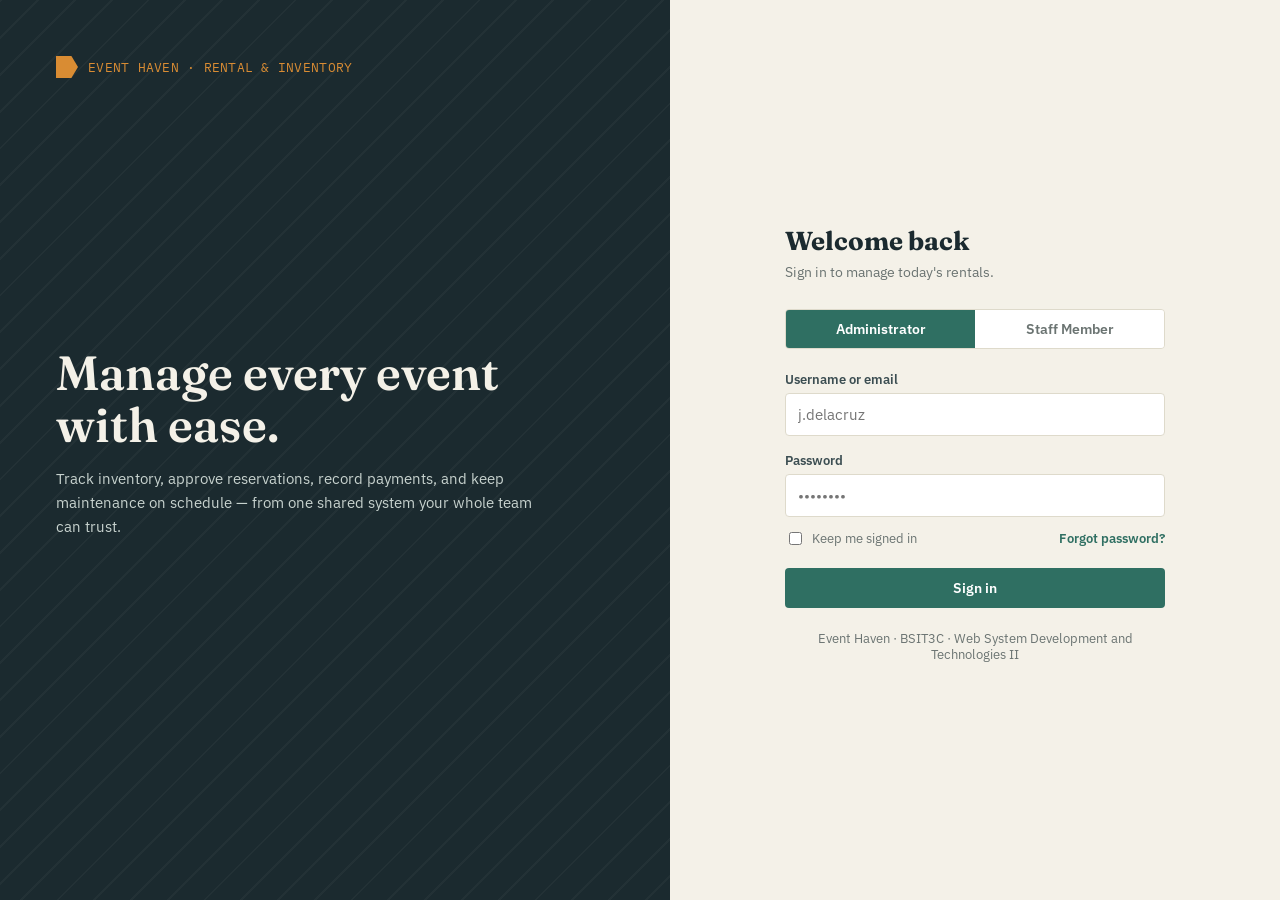
<file: Event-haven/pages/index.html>
<!DOCTYPE html>
<html lang="en">

<head>
    <meta charset="UTF-8">
    <meta name="viewport" content="width=device-width, initial-scale=1">

    <title>Event Haven — Sign In</title>

    <!-- Event Haven Stylesheet -->
    <link rel="stylesheet" href="../css/style.css">
</head>

<body>

    <div class="auth-screen">

        <!-- =========================================
             LEFT SIDE - BRANDING
        ========================================== -->
        <section class="auth-brand floor-pattern">

            <!-- Event Haven Logo / Brand -->
            <div class="auth-mark">
                <span class="tag"></span>
                EVENT HAVEN · RENTAL &amp; INVENTORY
            </div>


            <!-- Main Headline -->
            <div class="auth-headline">

                <h1>
                    Manage every event with ease.
                </h1>

                <p>
                    Track inventory, approve reservations, record payments,
                    and keep maintenance on schedule — from one shared system
                    your whole team can trust.
                </p>

            </div>

        </section>


        <!-- =========================================
             RIGHT SIDE - LOGIN
        ========================================== -->
        <section class="auth-panel">

            <div class="auth-card">

                <!-- Welcome -->
                <h2>
                    Welcome back
                </h2>

                <p class="sub">
                    Sign in to manage today's rentals.
                </p>


                <!-- =====================================
                     USER ROLE
                ====================================== -->
                <div
                    class="role-switch"
                    role="tablist"
                    aria-label="Sign in as">

                    <button
                        type="button"
                        class="active"
                        data-role="Administrator"
                        role="tab"
                        aria-selected="true">

                        Administrator

                    </button>

                    <button
                        type="button"
                        data-role="Staff"
                        role="tab"
                        aria-selected="false">

                        Staff Member

                    </button>

                </div>


                <!-- =====================================
                     LOGIN FORM
                ====================================== -->
                <form id="loginForm" novalidate>

                    <!-- Username -->
                    <div class="field">

                        <label for="username">
                            Username or email
                        </label>

                        <input
                            id="username"
                            name="username"
                            type="text"
                            placeholder="j.delacruz"
                            autocomplete="username"
                            required>

                    </div>


                    <!-- Password -->
                    <div class="field">

                        <label for="password">
                            Password
                        </label>

                        <input
                            id="password"
                            name="password"
                            type="password"
                            placeholder="••••••••"
                            autocomplete="current-password"
                            required>

                    </div>


                    <!-- Login Error -->
                    <p
                        class="form-note"
                        id="loginError">

                        Enter a username and password to continue.

                    </p>


                    <!-- Remember / Forgot Password -->
                    <div class="field-row">

                        <label
                            style="
                                display: flex;
                                align-items: center;
                                gap: 7px;
                                font-size: 13px;
                                color: var(--muted);
                            ">

                            <input
                                type="checkbox"
                                style="width: auto;">

                            Keep me signed in

                        </label>


                        <a
                            href="#"
                            style="
                                color: var(--brand);
                                font-weight: 600;
                                text-decoration: none;
                            ">

                            Forgot password?

                        </a>

                    </div>


                    <!-- Sign In -->
                    <button
                        type="submit"
                        class="btn btn-primary">

                        Sign in

                    </button>

                </form>


                <!-- =====================================
                     FOOTER
                ====================================== -->
                <p class="auth-foot">
                    Event Haven · BSIT3C · Web System Development
                    and Technologies II
                </p>

            </div>

        </section>

    </div>


    <!-- =========================================
         JAVASCRIPT
    ========================================== -->
    <script src="../js/app.js"></script>


    <script>

        /* =========================================
           DEFAULT ROLE
        ========================================== */

        let selectedRole = 'Administrator';


        /* =========================================
           ROLE SWITCH
        ========================================== */

        document
            .querySelectorAll('.role-switch button')
            .forEach(function (button) {

                button.addEventListener('click', function () {

                    /*
                     * Remove active state
                     * from both buttons
                     */
                    document
                        .querySelectorAll('.role-switch button')
                        .forEach(function (item) {

                            item.classList.remove('active');

                            item.setAttribute(
                                'aria-selected',
                                'false'
                            );

                        });


                    /*
                     * Activate clicked button
                     */
                    button.classList.add('active');

                    button.setAttribute(
                        'aria-selected',
                        'true'
                    );


                    /*
                     * Save selected role
                     */
                    selectedRole = button.dataset.role;

                });

            });


        /* =========================================
           LOGIN FORM
        ========================================== */

        document
            .getElementById('loginForm')
            .addEventListener('submit', function (event) {

                /*
                 * Prevent normal form submission
                 */
                event.preventDefault();


                /*
                 * Get username
                 */
                const username =
                    document
                        .getElementById('username')
                        .value
                        .trim();


                /*
                 * Get password
                 */
                const password =
                    document
                        .getElementById('password')
                        .value
                        .trim();


                /*
                 * Get error message
                 */
                const errorNote =
                    document.getElementById('loginError');


                /*
                 * Check if fields are empty
                 */
                if (!username || !password) {

                    errorNote.classList.add('show');

                    return;
                }


                /*
                 * Hide error
                 */
                errorNote.classList.remove('show');


                /*
                 * Convert username to display name
                 */
                const displayName =
                    username
                        .replace(/[._]/g, ' ')
                        .replace(/\b\w/g, function (character) {
                            return character.toUpperCase();
                        });


                /*
                 * Save session
                 */
                if (
                    typeof EH !== 'undefined' &&
                    EH.store &&
                    typeof EH.store.setSession === 'function'
                ) {

                    EH.store.setSession({

                        name: displayName || 'Team Member',

                        role: selectedRole

                    });

                }


                /*
                 * Go to dashboard
                 */
                window.location.href = 'dashboard.html';

            });

    </script>

</body>

</html>
</file>
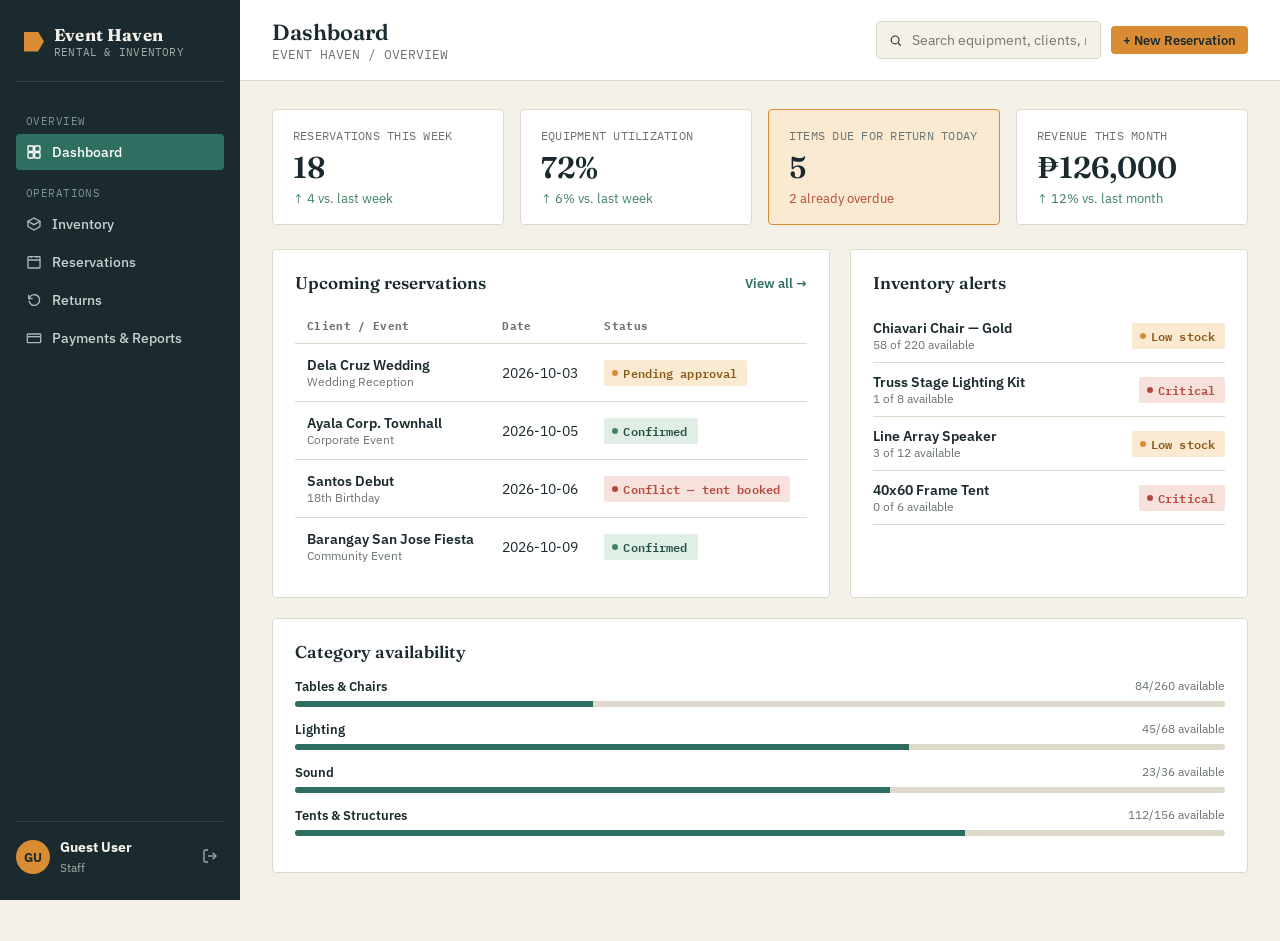
<file: Event-haven/pages/dashboard.html>
<!DOCTYPE html>
<html lang="en">
<head>
<meta charset="UTF-8">
<meta name="viewport" content="width=device-width, initial-scale=1">
<title>Dashboard — Event Haven</title>
<link rel="stylesheet" href="../css/style.css">
</head>
<body>
<div class="app">

  <aside class="sidebar">
    <div class="sidebar-brand">
      <span class="tag"></span>
      <div><strong>Event Haven</strong><span>RENTAL &amp; INVENTORY</span></div>
    </div>

    <nav>
      <div class="nav-group-label">OVERVIEW</div>
      <a class="nav-link active" href="dashboard.html">
        <svg width="16" height="16" viewbox="0 0 24 24" fill="none" stroke="currentColor" stroke-width="2"><rect x="3" y="3" width="8" height="8" rx="1"/><rect x="13" y="3" width="8" height="8" rx="1"/><rect x="3" y="13" width="8" height="8" rx="1"/><rect x="13" y="13" width="8" height="8" rx="1"/></svg>
        Dashboard
      </a>

      <div class="nav-group-label">OPERATIONS</div>
      <a class="nav-link" href="inventory.html">
        <svg width="16" height="16" viewbox="0 0 24 24" fill="none" stroke="currentColor" stroke-width="2"><path d="M21 8l-9-5-9 5 9 5 9-5z"/><path d="M3 8v8l9 5 9-5V8"/></svg>
        Inventory
      </a>
      <a class="nav-link" href="reservations.html">
        <svg width="16" height="16" viewbox="0 0 24 24" fill="none" stroke="currentColor" stroke-width="2"><rect x="3" y="4" width="18" height="17" rx="1"/><path d="M3 9h18M8 3v3M16 3v3"/></svg>
        Reservations
      </a>
      <a class="nav-link" href="returns.html">
        <svg width="16" height="16" viewbox="0 0 24 24" fill="none" stroke="currentColor" stroke-width="2"><path d="M4 4v6h6"/><path d="M4.5 13a8 8 0 1 0 2.3-6.6L4 10"/></svg>
        Returns
      </a>
      <a class="nav-link" href="payments.html">
        <svg width="16" height="16" viewbox="0 0 24 24" fill="none" stroke="currentColor" stroke-width="2"><rect x="2" y="6" width="20" height="13" rx="1"/><path d="M2 10h20"/></svg>
        Payments &amp; Reports
      </a>

      <div class="nav-group-label" data-admin-only>ADMINISTRATION</div>
      <a class="nav-link" href="staff.html" data-admin-only>
        <svg width="16" height="16" viewbox="0 0 24 24" fill="none" stroke="currentColor" stroke-width="2"><circle cx="9" cy="8" r="3.2"/><path d="M2.5 20c0-3.6 3-6 6.5-6s6.5 2.4 6.5 6"/><circle cx="18" cy="8" r="2.4"/><path d="M15.5 14.3c2.6.4 4.5 2.5 4.5 5.7"/></svg>
        Staff Accounts
      </a>
    </nav>

    <div class="sidebar-user">
      <div class="avatar" data-user-avatar>JD</div>
      <div class="who">
        <strong data-user-name>Guest User</strong>
        <span data-user-role>Staff</span>
      </div>
      <button type="button" data-logout title="Log out" aria-label="Log out">
        <svg width="16" height="16" viewbox="0 0 24 24" fill="none" stroke="currentColor" stroke-width="2"><path d="M9 21H5a2 2 0 0 1-2-2V5a2 2 0 0 1 2-2h4"/><path d="M16 17l5-5-5-5"/><path d="M21 12H9"/></svg>
      </button>
    </div>
  </aside>

  <div class="main">
    <header class="topbar">
      <div>
        <h1>Dashboard</h1>
        <div class="crumbs">EVENT HAVEN / OVERVIEW</div>
      </div>
      <div class="topbar-actions">
        <div class="search-box">
          <svg width="15" height="15" viewbox="0 0 24 24" fill="none" stroke="currentColor" stroke-width="2"><circle cx="11" cy="11" r="7"/><path d="M21 21l-4.3-4.3"/></svg>
          <input type="text" placeholder="Search equipment, clients, reservations…">
        </div>
        <button class="btn btn-accent btn-sm" onclick="location.href='reservations.html'">+ New Reservation</button>
      </div>
    </header>

    <main class="content">

      <div class="kpi-row">
        <div class="kpi">
          <div class="label">RESERVATIONS THIS WEEK</div>
          <div class="value">18</div>
          <div class="delta up">↑ 4 vs. last week</div>
        </div>
        <div class="kpi">
          <div class="label">EQUIPMENT UTILIZATION</div>
          <div class="value">72%</div>
          <div class="delta up">↑ 6% vs. last week</div>
        </div>
        <div class="kpi accent">
          <div class="label">ITEMS DUE FOR RETURN TODAY</div>
          <div class="value">5</div>
          <div class="delta down">2 already overdue</div>
        </div>
        <div class="kpi">
          <div class="label">REVENUE THIS MONTH</div>
          <div class="value" id="kpiRevenue">₱0</div>
          <div class="delta up">↑ 12% vs. last month</div>
        </div>
      </div>

      <div class="two-col">
        <div class="panel">
          <div class="panel-head">
            <h2>Upcoming reservations</h2>
            <a href="reservations.html" style="font-size:12.5px;color:var(--brand);font-weight:600;text-decoration:none;">View all →</a>
          </div>
          <div class="table-wrap">
            <table>
              <thead><tr><th>Client / Event</th><th>Date</th><th>Status</th></tr></thead>
              <tbody id="dashReservations"></tbody>
            </table>
          </div>
        </div>

        <div class="panel">
          <div class="panel-head"><h2>Inventory alerts</h2></div>
          <div id="dashAlerts"></div>
        </div>
      </div>

      <div class="panel">
        <div class="panel-head">
          <h2>Category availability</h2>
        </div>
        <div id="dashCategories"></div>
      </div>

    </main>
  </div>
</div>

<div class="modal-backdrop" id="logoutModal">
  <div class="modal">
    <h3>Log out of Event Haven?</h3>
    <p>You'll need to sign in again to manage inventory, reservations, or payments.</p>
    <div class="modal-actions">
      <button class="btn btn-ghost" id="logoutCancel">Cancel</button>
      <button class="btn btn-danger" id="logoutConfirm">Log out</button>
    </div>
  </div>
</div>

<script src="../js/app.js"></script>
<script>
  EH.mountShell();

  const reservations = EH.store.getReservations().slice(0, 4);
  document.getElementById('dashReservations').innerHTML = reservations.map(r => `
    <tr>
      <td><div class="cell-primary">${r.client}</div><div class="cell-sub">${r.event}</div></td>
      <td>${r.date}</td>
      <td><span class="tag-badge ${r.status}">${r.label}</span></td>
    </tr>
  `).join('');

  const equipment = EH.store.getEquipment();
  const alerts = equipment.filter(e => e.status !== 'good').slice(0, 4);
  document.getElementById('dashAlerts').innerHTML = alerts.map(e => `
    <div style="display:flex;justify-content:space-between;align-items:center;padding:10px 0;border-bottom:1px solid var(--line);">
      <div>
        <div class="cell-primary" style="font-size:13.5px;">${e.name}</div>
        <div class="cell-sub">${e.available} of ${e.total} available</div>
      </div>
      <span class="tag-badge ${e.status}">${e.status === 'bad' ? 'Critical' : 'Low stock'}</span>
    </div>
  `).join('') || '<div class="empty-state">All equipment is well stocked.</div>';

  const categories = {};
  equipment.forEach(e => {
    categories[e.category] = categories[e.category] || { total: 0, available: 0 };
    categories[e.category].total += e.total;
    categories[e.category].available += e.available;
  });
  document.getElementById('dashCategories').innerHTML = Object.entries(categories).map(([name, c]) => {
    const pct = Math.round((c.available / c.total) * 100);
    return `
      <div style="margin-bottom:14px;">
        <div style="display:flex;justify-content:space-between;font-size:13px;margin-bottom:6px;">
          <span style="font-weight:600;">${name}</span>
          <span class="cell-sub">${c.available}/${c.total} available</span>
        </div>
        <div class="progress-track"><div class="progress-fill" style="width:${pct}%;"></div></div>
      </div>`;
  }).join('');

  const payments = EH.store.getPayments();
  const monthTotal = payments.reduce((sum, p) => sum + p.amount, 0);
  document.getElementById('kpiRevenue').textContent = EH.peso(monthTotal);
</script>
</body>
</html>
</file>
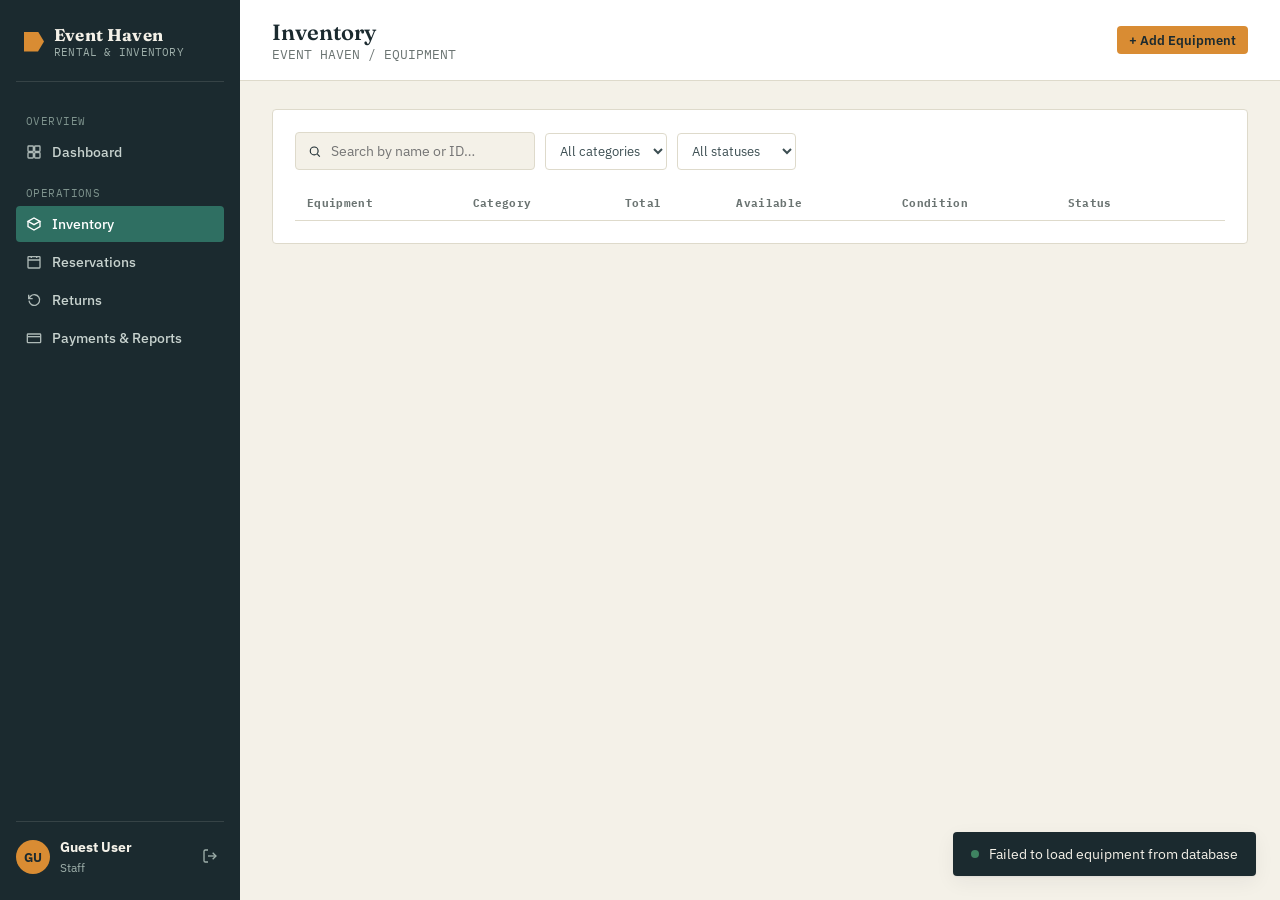
<file: Event-haven/pages/inventory.html>
<!DOCTYPE html>
<html lang="en">
<head>
<meta charset="UTF-8">
<meta name="viewport" content="width=device-width, initial-scale=1">
<title>Inventory — Event Haven</title>
<link rel="stylesheet" href="../css/style.css">
</head>
<body>
<div class="app">

  <aside class="sidebar">
    <div class="sidebar-brand">
      <span class="tag"></span>
      <div><strong>Event Haven</strong><span>RENTAL &amp; INVENTORY</span></div>
    </div>

    <nav>
      <div class="nav-group-label">OVERVIEW</div>
      <a class="nav-link" href="dashboard.html">
        <svg width="16" height="16" viewbox="0 0 24 24" fill="none" stroke="currentColor" stroke-width="2"><rect x="3" y="3" width="8" height="8" rx="1"/><rect x="13" y="3" width="8" height="8" rx="1"/><rect x="3" y="13" width="8" height="8" rx="1"/><rect x="13" y="13" width="8" height="8" rx="1"/></svg>
        Dashboard
      </a>

      <div class="nav-group-label">OPERATIONS</div>
      <a class="nav-link active" href="inventory.html">
        <svg width="16" height="16" viewbox="0 0 24 24" fill="none" stroke="currentColor" stroke-width="2"><path d="M21 8l-9-5-9 5 9 5 9-5z"/><path d="M3 8v8l9 5 9-5V8"/></svg>
        Inventory
      </a>
      <a class="nav-link" href="reservations.html">
        <svg width="16" height="16" viewbox="0 0 24 24" fill="none" stroke="currentColor" stroke-width="2"><rect x="3" y="4" width="18" height="17" rx="1"/><path d="M3 9h18M8 3v3M16 3v3"/></svg>
        Reservations
      </a>
      <a class="nav-link" href="returns.html">
        <svg width="16" height="16" viewbox="0 0 24 24" fill="none" stroke="currentColor" stroke-width="2"><path d="M4 4v6h6"/><path d="M4.5 13a8 8 0 1 0 2.3-6.6L4 10"/></svg>
        Returns
      </a>
      <a class="nav-link" href="payments.html">
        <svg width="16" height="16" viewbox="0 0 24 24" fill="none" stroke="currentColor" stroke-width="2"><rect x="2" y="6" width="20" height="13" rx="1"/><path d="M2 10h20"/></svg>
        Payments &amp; Reports
      </a>

      <div class="nav-group-label" data-admin-only>ADMINISTRATION</div>
      <a class="nav-link" href="staff.html" data-admin-only>
        <svg width="16" height="16" viewbox="0 0 24 24" fill="none" stroke="currentColor" stroke-width="2"><circle cx="9" cy="8" r="3.2"/><path d="M2.5 20c0-3.6 3-6 6.5-6s6.5 2.4 6.5 6"/><circle cx="18" cy="8" r="2.4"/><path d="M15.5 14.3c2.6.4 4.5 2.5 4.5 5.7"/></svg>
        Staff Accounts
      </a>
    </nav>

    <div class="sidebar-user">
      <div class="avatar" data-user-avatar>JD</div>
      <div class="who">
        <strong data-user-name>Guest User</strong>
        <span data-user-role>Staff</span>
      </div>
      <button type="button" data-logout title="Log out" aria-label="Log out">
        <svg width="16" height="16" viewbox="0 0 24 24" fill="none" stroke="currentColor" stroke-width="2"><path d="M9 21H5a2 2 0 0 1-2-2V5a2 2 0 0 1 2-2h4"/><path d="M16 17l5-5-5-5"/><path d="M21 12H9"/></svg>
      </button>
    </div>
  </aside>

  <div class="main">
    <header class="topbar">
      <div>
        <h1>Inventory</h1>
        <div class="crumbs">EVENT HAVEN / EQUIPMENT</div>
      </div>
      <div class="topbar-actions">
        <button class="btn btn-accent btn-sm" id="openAddEquipment">+ Add Equipment</button>
      </div>
    </header>

    <main class="content">

      <div class="panel">
        <div class="toolbar">
          <div class="search-box">
            <svg width="15" height="15" viewbox="0 0 24 24" fill="none" stroke="currentColor" stroke-width="2"><circle cx="11" cy="11" r="7"/><path d="M21 21l-4.3-4.3"/></svg>
            <input type="text" id="invSearch" placeholder="Search by name or ID…">
          </div>
          <select class="select-chip" id="invCategory">
            <option value="">All categories</option>
          </select>
          <select class="select-chip" id="invStatus">
            <option value="">All statuses</option>
            <option value="good">Well stocked</option>
            <option value="warn">Low stock</option>
            <option value="bad">Critical</option>
          </select>
          <div class="spacer"></div>
          <span class="cell-sub" id="invCount"></span>
        </div>

        <div class="table-wrap">
          <table>
            <thead>
              <tr><th>Equipment</th><th>Category</th><th>Total</th><th>Available</th><th>Condition</th><th>Status</th><th></th></tr>
            </thead>
            <tbody id="invBody"></tbody>
          </table>
        </div>
        <div id="invEmpty" class="empty-state" style="display:none;">
          <strong>No equipment matches your filters</strong>
          Try a different search term or clear the category filter.
        </div>
      </div>

    </main>
  </div>
</div>

<div class="modal-backdrop" id="addModal">
  <div class="modal" style="max-width:460px;">
    <h3 id="equipmentModalTitle">Add equipment</h3>
    <p>Register a new item into the shared inventory database.</p>
    <form id="addForm">
      <div class="field"><label for="eqName">Item name</label><input id="eqName" required placeholder="e.g. Cocktail Table"></div>
      <div class="field"><label for="eqCategory">Category</label>
        <select id="eqCategory" required>
          <option value="Tables & Chairs">Tables &amp; Chairs</option>
          <option value="Lighting">Lighting</option>
          <option value="Sound">Sound</option>
          <option value="Tents & Structures">Tents &amp; Structures</option>
        </select>
      </div>
      <div class="field"><label for="eqTotal">Total units</label><input id="eqTotal" type="number" min="1" required placeholder="e.g. 20"></div>
      <div class="modal-actions">
        <button type="button" class="btn btn-ghost" id="addCancel">Cancel</button>
        <button type="submit" class="btn btn-primary" style="width:auto;" id="equipmentSubmit">
          Save item</button>
      </div>
    </form>
  </div>
</div>

<div class="modal-backdrop" id="logoutModal">
  <div class="modal">
    <h3>Log out of Event Haven?</h3>
    <p>You'll need to sign in again to manage inventory, reservations, or payments.</p>
    <div class="modal-actions">
      <button class="btn btn-ghost" id="logoutCancel">Cancel</button>
      <button class="btn btn-danger" id="logoutConfirm">Log out</button>
    </div>
  </div>
</div>

<script src="../js/app.js"></script>
<script>
  EH.mountShell();

  let equipment = [];
  let editingId = null;
  const addModal = document.getElementById('addModal');
  const catSelect = document.getElementById('invCategory');

  async function loadEquipment() {
  try {
    const response = await fetch('../database/equipment.php');

    const data = await response.json();

    if (!data.success) {
      throw new Error(data.message || 'Failed to load equipment');
    }

    equipment = data.equipment;

  catSelect.innerHTML = '<option value="">All categories</option>';

     [...new Set(equipment.map(e => e.category))].forEach(c => {
       catSelect.insertAdjacentHTML(
         'beforeend',
         `<option value="${c}">${c}</option>`
       );
     });

    render();

  } catch (error) {

    console.error(error);

    EH.toast('Failed to load equipment from database');
  }
}

  function statusLabel(s) {
    return s === 'good' ? 'Well stocked' : s === 'warn' ? 'Low stock' : 'Critical';
  }

  function render() {
    const q = document.getElementById('invSearch').value.trim().toLowerCase();
    const cat = catSelect.value;
    const status = document.getElementById('invStatus').value;

  const rows = equipment.filter(e =>
    (!q ||
    e.name.toLowerCase().includes(q) ||
    String(e.id).includes(q) ||
    e.code.toLowerCase().includes(q)
    ) &&
    (!cat || e.category === cat) &&
    (!status || e.status === status)
  );



    document.getElementById('invCount').textContent = `${rows.length} of ${equipment.length} items`;
    document.getElementById('invEmpty').style.display = rows.length ? 'none' : 'block';

    document.getElementById('invBody').innerHTML = rows.map(e => `
      <tr>
        <td><div class="cell-primary">${e.name}</div><div class="cell-sub">${e.code}</div></td>
        <td>${e.category}</td>
        <td>${e.total}</td>
        <td>${e.available}</td>
        <td>${e.condition}</td>
        <td><span class="tag-badge ${e.status}">${statusLabel(e.status)}</span></td>
        <td>
          <div class="row-actions">
            <button class="icon-btn" title="Edit" data-edit="${e.id}">
              <svg width="14" height="14" viewBox="0 0 24 24" fill="none" stroke="currentColor" stroke-width="2"><path d="M12 20h9"/><path d="M16.5 3.5a2.1 2.1 0 0 1 3 3L7 19l-4 1 1-4Z"/></svg>
            </button>
            <button class="icon-btn" title="Remove" data-remove="${e.id}">
              <svg width="14" height="14" viewBox="0 0 24 24" fill="none" stroke="currentColor" stroke-width="2"><path d="M3 6h18"/><path d="M8 6V4h8v2M19 6l-1 14H6L5 6"/></svg>
            </button>
          </div>
        </td>
      </tr>
    `).join('');
  }

  ['invSearch','invCategory','invStatus'].forEach(id =>
    document.getElementById(id).addEventListener('input', render)
  );

  document.getElementById('invBody').addEventListener('click', async (e) => {

  const removeButton = e.target.closest('[data-remove]');
  const editButton = e.target.closest('[data-edit]');

  /*
   * REMOVE
   */
  if (removeButton) {

    const removeId = removeButton.dataset.remove;

    const item = equipment.find(
      item => String(item.id) === String(removeId)
    );

    if (!item) {
      EH.toast('Equipment not found');
      return;
    }

    const confirmed = confirm(
      `Are you sure you want to remove "${item.name}"?`
    );

    if (!confirmed) {
      return;
    }

    try {

      const response = await fetch('../database/equipment.php', {
        method: 'DELETE',
        headers: {
          'Content-Type': 'application/json'
        },
        body: JSON.stringify({
          id: removeId
        })
      });

      const data = await response.json();

      if (!data.success) {
        throw new Error(data.message || 'Failed to remove equipment');
      }

      EH.toast(`${item.name} removed from inventory`);

      await loadEquipment();

    } catch (error) {

      console.error(error);

      EH.toast('Failed to remove equipment');
    }

    return;
  }


  /*
   * EDIT
   */
  if (editButton) {

  const editId = editButton.dataset.edit;

  const item = equipment.find(
    item => String(item.id) === String(editId)
  );

  if (!item) {
    EH.toast('Equipment not found');
    return;
  }

  editingId = item.id;

  document.getElementById('equipmentModalTitle').textContent =
    'Edit equipment';

  document.getElementById('equipmentSubmit').textContent =
    'Update item';

  document.getElementById('eqName').value =
    item.name;

  document.getElementById('eqCategory').value =
    item.category;

  document.getElementById('eqTotal').value =
    item.total;

  addModal.classList.add('open');
}

});
  
  document.getElementById('openAddEquipment').addEventListener('click', () => addModal.classList.add('open'));
  document.getElementById('addCancel').addEventListener('click', () => addModal.classList.remove('open'));
  addModal.addEventListener('click', (e) => { if (e.target === addModal) addModal.classList.remove('open'); });

  document.getElementById('addForm').addEventListener('submit', async (e) => {

  e.preventDefault();

  const name =
    document.getElementById('eqName').value.trim();

  const category =
    document.getElementById('eqCategory').value;

  const total =
    parseInt(document.getElementById('eqTotal').value, 10);


  if (!name || !total) {

    EH.toast(
      'Please enter the equipment name and total units.'
    );

    return;
  }


  try {

    /*
     * EDIT EXISTING EQUIPMENT
     */
    if (editingId !== null) {

      const response = await fetch(
        '../database/equipment.php',
        {
          method: 'PUT',

          headers: {
            'Content-Type': 'application/json'
          },

          body: JSON.stringify({
            id: editingId,
            name: name,
            category: category,
            total: total
          })
        }
      );


      const data = await response.json();


      if (!data.success) {

        throw new Error(
          data.message ||
          'Failed to update equipment'
        );

      }


      EH.toast(
        `${name} updated successfully`
      );

    }


    /*
     * ADD NEW EQUIPMENT
     */
    else {

      const response = await fetch(
        '../database/equipment.php',
        {
          method: 'POST',

          headers: {
            'Content-Type': 'application/json'
          },

          body: JSON.stringify({
            name: name,
            category: category,
            total: total
          })
        }
      );


      const data = await response.json();


      if (!data.success) {

        throw new Error(
          data.message ||
          'Failed to add equipment'
        );

      }


      EH.toast(
        `${name} added to inventory`
      );

    }


    /*
     * Reset form
     */

    e.target.reset();

    editingId = null;

    document.getElementById(
      'equipmentModalTitle'
    ).textContent = 'Add equipment';

    document.getElementById(
      'equipmentSubmit'
    ).textContent = 'Save item';


    addModal.classList.remove('open');

    await loadEquipment();


  } catch (error) {

    console.error(error);

    EH.toast(
      error.message ||
      'Database operation failed'
    );

  }

});

  loadEquipment();
</script>
</body>
</html>
</file>
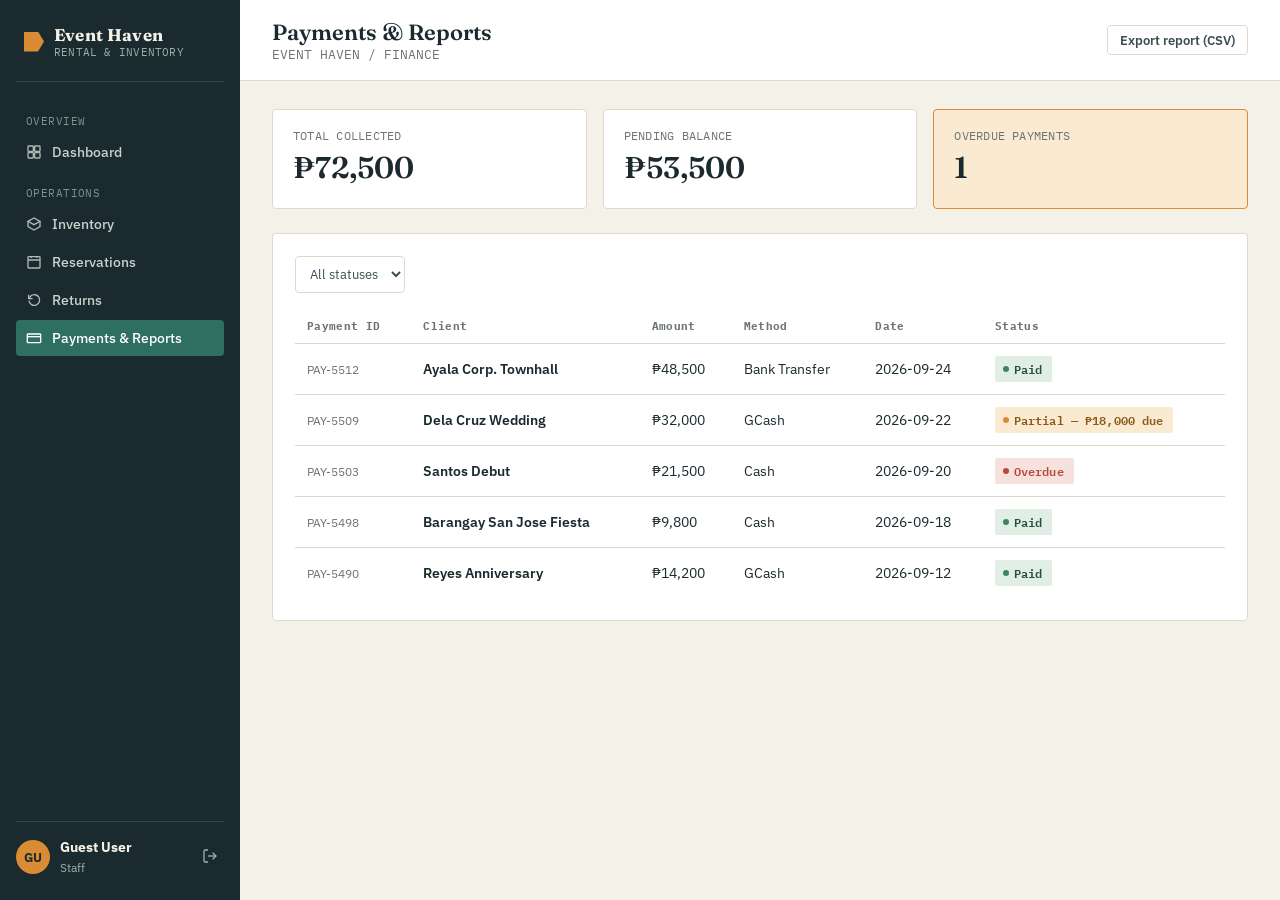
<file: Event-haven/pages/payments.html>
<!DOCTYPE html>
<html lang="en">
<head>
<meta charset="UTF-8">
<meta name="viewport" content="width=device-width, initial-scale=1">
<title>Payments &amp; Reports — Event Haven</title>
<link rel="stylesheet" href="../css/style.css">
</head>
<body>
<div class="app">

  <aside class="sidebar">
    <div class="sidebar-brand">
      <span class="tag"></span>
      <div><strong>Event Haven</strong><span>RENTAL &amp; INVENTORY</span></div>
    </div>

    <nav>
      <div class="nav-group-label">OVERVIEW</div>
      <a class="nav-link" href="dashboard.html">
        <svg width="16" height="16" viewbox="0 0 24 24" fill="none" stroke="currentColor" stroke-width="2"><rect x="3" y="3" width="8" height="8" rx="1"/><rect x="13" y="3" width="8" height="8" rx="1"/><rect x="3" y="13" width="8" height="8" rx="1"/><rect x="13" y="13" width="8" height="8" rx="1"/></svg>
        Dashboard
      </a>

      <div class="nav-group-label">OPERATIONS</div>
      <a class="nav-link" href="inventory.html">
        <svg width="16" height="16" viewbox="0 0 24 24" fill="none" stroke="currentColor" stroke-width="2"><path d="M21 8l-9-5-9 5 9 5 9-5z"/><path d="M3 8v8l9 5 9-5V8"/></svg>
        Inventory
      </a>
      <a class="nav-link" href="reservations.html">
        <svg width="16" height="16" viewbox="0 0 24 24" fill="none" stroke="currentColor" stroke-width="2"><rect x="3" y="4" width="18" height="17" rx="1"/><path d="M3 9h18M8 3v3M16 3v3"/></svg>
        Reservations
      </a>
      <a class="nav-link" href="returns.html">
        <svg width="16" height="16" viewbox="0 0 24 24" fill="none" stroke="currentColor" stroke-width="2"><path d="M4 4v6h6"/><path d="M4.5 13a8 8 0 1 0 2.3-6.6L4 10"/></svg>
        Returns
      </a>
      <a class="nav-link active" href="payments.html">
        <svg width="16" height="16" viewbox="0 0 24 24" fill="none" stroke="currentColor" stroke-width="2"><rect x="2" y="6" width="20" height="13" rx="1"/><path d="M2 10h20"/></svg>
        Payments &amp; Reports
      </a>

      <div class="nav-group-label" data-admin-only>ADMINISTRATION</div>
      <a class="nav-link" href="staff.html" data-admin-only>
        <svg width="16" height="16" viewbox="0 0 24 24" fill="none" stroke="currentColor" stroke-width="2"><circle cx="9" cy="8" r="3.2"/><path d="M2.5 20c0-3.6 3-6 6.5-6s6.5 2.4 6.5 6"/><circle cx="18" cy="8" r="2.4"/><path d="M15.5 14.3c2.6.4 4.5 2.5 4.5 5.7"/></svg>
        Staff Accounts
      </a>
    </nav>

    <div class="sidebar-user">
      <div class="avatar" data-user-avatar>JD</div>
      <div class="who">
        <strong data-user-name>Guest User</strong>
        <span data-user-role>Staff</span>
      </div>
      <button type="button" data-logout title="Log out" aria-label="Log out">
        <svg width="16" height="16" viewbox="0 0 24 24" fill="none" stroke="currentColor" stroke-width="2"><path d="M9 21H5a2 2 0 0 1-2-2V5a2 2 0 0 1 2-2h4"/><path d="M16 17l5-5-5-5"/><path d="M21 12H9"/></svg>
      </button>
    </div>
  </aside>

  <div class="main">
    <header class="topbar">
      <div>
        <h1>Payments &amp; Reports</h1>
        <div class="crumbs">EVENT HAVEN / FINANCE</div>
      </div>
      <div class="topbar-actions">
        <button class="btn btn-ghost btn-sm" id="exportBtn">Export report (CSV)</button>
      </div>
    </header>

    <main class="content">

      <div class="kpi-row">
        <div class="kpi"><div class="label">TOTAL COLLECTED</div><div class="value" id="totalPaid">₱0</div></div>
        <div class="kpi"><div class="label">PENDING BALANCE</div><div class="value" id="totalPending">₱0</div></div>
        <div class="kpi accent"><div class="label">OVERDUE PAYMENTS</div><div class="value" id="overdueCount">0</div></div>
      </div>

      <div class="panel">
        <div class="toolbar">
          <select class="select-chip" id="payStatus">
            <option value="">All statuses</option>
            <option value="good">Paid</option>
            <option value="warn">Partial</option>
            <option value="bad">Overdue</option>
          </select>
          <div class="spacer"></div>
        </div>
        <div class="table-wrap">
          <table>
            <thead><tr><th>Payment ID</th><th>Client</th><th>Amount</th><th>Method</th><th>Date</th><th>Status</th></tr></thead>
            <tbody id="payBody"></tbody>
          </table>
        </div>
      </div>

    </main>
  </div>
</div>

<div class="modal-backdrop" id="logoutModal">
  <div class="modal">
    <h3>Log out of Event Haven?</h3>
    <p>You'll need to sign in again to manage inventory, reservations, or payments.</p>
    <div class="modal-actions">
      <button class="btn btn-ghost" id="logoutCancel">Cancel</button>
      <button class="btn btn-danger" id="logoutConfirm">Log out</button>
    </div>
  </div>
</div>

<script src="../js/app.js"></script>
<script>
  EH.mountShell();

  const payments = EH.store.getPayments();

  function render() {
    const status = document.getElementById('payStatus').value;
    const rows = payments.filter(p => !status || p.status === status);

    document.getElementById('payBody').innerHTML = rows.map(p => `
      <tr>
        <td class="cell-sub">${p.id}</td>
        <td class="cell-primary">${p.client}</td>
        <td>${EH.peso(p.amount)}</td>
        <td>${p.method}</td>
        <td>${p.date}</td>
        <td><span class="tag-badge ${p.status}">${p.label}</span></td>
      </tr>
    `).join('');

    const paid = payments.filter(p => p.status === 'good').reduce((s,p) => s + p.amount, 0);
    const pending = payments.filter(p => p.status !== 'good').reduce((s,p) => s + p.amount, 0);
    document.getElementById('totalPaid').textContent = EH.peso(paid);
    document.getElementById('totalPending').textContent = EH.peso(pending);
    document.getElementById('overdueCount').textContent = payments.filter(p => p.status === 'bad').length;
  }

  document.getElementById('payStatus').addEventListener('input', render);

  document.getElementById('exportBtn').addEventListener('click', () => {
    const header = 'Payment ID,Client,Amount,Method,Date,Status\n';
    const body = payments.map(p => `${p.id},${p.client},${p.amount},${p.method},${p.date},${p.label}`).join('\n');
    const blob = new Blob([header + body], { type: 'text/csv' });
    const url = URL.createObjectURL(blob);
    const a = document.createElement('a');
    a.href = url; a.download = 'event-haven-payments.csv';
    a.click();
    URL.revokeObjectURL(url);
    EH.toast('Report exported');
  });

  render();
</script>
</body>
</html>
</file>
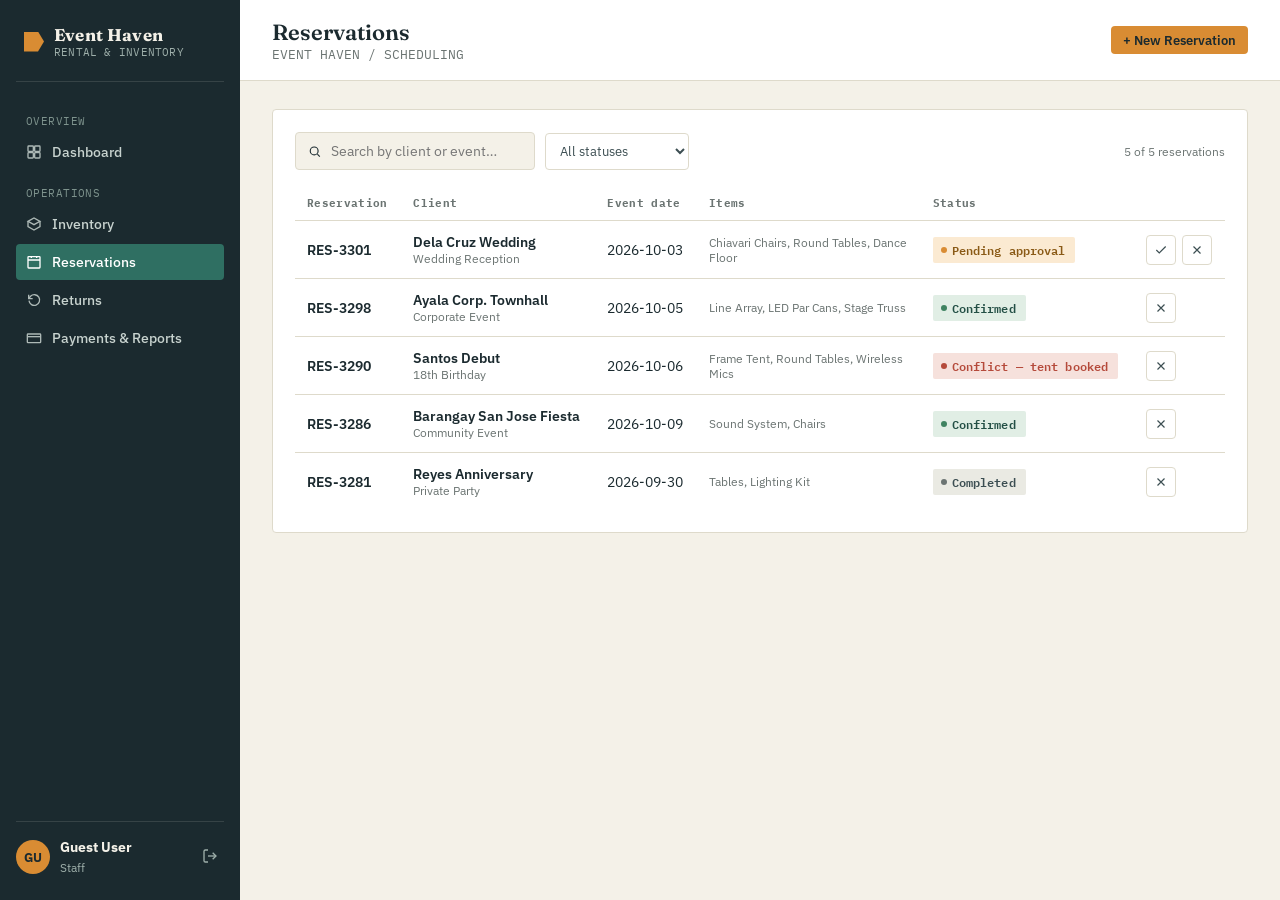
<file: Event-haven/pages/reservation.html>
<!DOCTYPE html>
<html lang="en">
<head>
<meta charset="UTF-8">
<meta name="viewport" content="width=device-width, initial-scale=1">
<title>Reservations — Event Haven</title>
<link rel="stylesheet" href="../css/style.css">
</head>
<body>
<div class="app">

  <aside class="sidebar">
    <div class="sidebar-brand">
      <span class="tag"></span>
      <div><strong>Event Haven</strong><span>RENTAL &amp; INVENTORY</span></div>
    </div>

    <nav>
      <div class="nav-group-label">OVERVIEW</div>
      <a class="nav-link" href="dashboard.html">
        <svg width="16" height="16" viewbox="0 0 24 24" fill="none" stroke="currentColor" stroke-width="2"><rect x="3" y="3" width="8" height="8" rx="1"/><rect x="13" y="3" width="8" height="8" rx="1"/><rect x="3" y="13" width="8" height="8" rx="1"/><rect x="13" y="13" width="8" height="8" rx="1"/></svg>
        Dashboard
      </a>

      <div class="nav-group-label">OPERATIONS</div>
      <a class="nav-link" href="inventory.html">
        <svg width="16" height="16" viewbox="0 0 24 24" fill="none" stroke="currentColor" stroke-width="2"><path d="M21 8l-9-5-9 5 9 5 9-5z"/><path d="M3 8v8l9 5 9-5V8"/></svg>
        Inventory
      </a>
      <a class="nav-link active" href="reservations.html">
        <svg width="16" height="16" viewbox="0 0 24 24" fill="none" stroke="currentColor" stroke-width="2"><rect x="3" y="4" width="18" height="17" rx="1"/><path d="M3 9h18M8 3v3M16 3v3"/></svg>
        Reservations
      </a>
      <a class="nav-link" href="returns.html">
        <svg width="16" height="16" viewbox="0 0 24 24" fill="none" stroke="currentColor" stroke-width="2"><path d="M4 4v6h6"/><path d="M4.5 13a8 8 0 1 0 2.3-6.6L4 10"/></svg>
        Returns
      </a>
      <a class="nav-link" href="payments.html">
        <svg width="16" height="16" viewbox="0 0 24 24" fill="none" stroke="currentColor" stroke-width="2"><rect x="2" y="6" width="20" height="13" rx="1"/><path d="M2 10h20"/></svg>
        Payments &amp; Reports
      </a>

      <div class="nav-group-label" data-admin-only>ADMINISTRATION</div>
      <a class="nav-link" href="staff.html" data-admin-only>
        <svg width="16" height="16" viewbox="0 0 24 24" fill="none" stroke="currentColor" stroke-width="2"><circle cx="9" cy="8" r="3.2"/><path d="M2.5 20c0-3.6 3-6 6.5-6s6.5 2.4 6.5 6"/><circle cx="18" cy="8" r="2.4"/><path d="M15.5 14.3c2.6.4 4.5 2.5 4.5 5.7"/></svg>
        Staff Accounts
      </a>
    </nav>

    <div class="sidebar-user">
      <div class="avatar" data-user-avatar>JD</div>
      <div class="who">
        <strong data-user-name>Guest User</strong>
        <span data-user-role>Staff</span>
      </div>
      <button type="button" data-logout title="Log out" aria-label="Log out">
        <svg width="16" height="16" viewbox="0 0 24 24" fill="none" stroke="currentColor" stroke-width="2"><path d="M9 21H5a2 2 0 0 1-2-2V5a2 2 0 0 1 2-2h4"/><path d="M16 17l5-5-5-5"/><path d="M21 12H9"/></svg>
      </button>
    </div>
  </aside>

  <div class="main">
    <header class="topbar">
      <div>
        <h1>Reservations</h1>
        <div class="crumbs">EVENT HAVEN / SCHEDULING</div>
      </div>
      <div class="topbar-actions">
        <button class="btn btn-accent btn-sm" id="openAddReservation">+ New Reservation</button>
      </div>
    </header>

    <main class="content">

      <div class="panel">
        <div class="toolbar">
          <div class="search-box">
            <svg width="15" height="15" viewbox="0 0 24 24" fill="none" stroke="currentColor" stroke-width="2"><circle cx="11" cy="11" r="7"/><path d="M21 21l-4.3-4.3"/></svg>
            <input type="text" id="resSearch" placeholder="Search by client or event…">
          </div>
          <select class="select-chip" id="resStatus">
            <option value="">All statuses</option>
            <option value="good">Confirmed</option>
            <option value="warn">Pending approval</option>
            <option value="bad">Conflict</option>
            <option value="neutral">Completed</option>
          </select>
          <div class="spacer"></div>
          <span class="cell-sub" id="resCount"></span>
        </div>

        <div class="table-wrap">
          <table>
            <thead><tr><th>Reservation</th><th>Client</th><th>Event date</th><th>Items</th><th>Status</th><th></th></tr></thead>
            <tbody id="resBody"></tbody>
          </table>
        </div>
        <div id="resEmpty" class="empty-state" style="display:none;">
          <strong>No reservations match your filters</strong>
          Adjust your search or pick a different status.
        </div>
      </div>

    </main>
  </div>
</div>

<div class="modal-backdrop" id="addModal">
  <div class="modal" style="max-width:460px;">
    <h3>New reservation</h3>
    <p>Book equipment for a client's event. Conflicts are flagged automatically against current availability.</p>
    <form id="addForm">
      <div class="field"><label for="resClient">Client name</label><input id="resClient" required placeholder="e.g. Garcia Wedding"></div>
      <div class="field"><label for="resEvent">Event type</label><input id="resEvent" required placeholder="e.g. Wedding Reception"></div>
      <div class="field"><label for="resDate">Event date</label><input id="resDate" type="date" required></div>
      <div class="field"><label for="resItems">Equipment requested</label><input id="resItems" required placeholder="e.g. Round Tables, Sound System"></div>
      <div class="modal-actions">
        <button type="button" class="btn btn-ghost" id="addCancel">Cancel</button>
        <button type="submit" class="btn btn-primary" style="width:auto;">Submit for approval</button>
      </div>
    </form>
  </div>
</div>

<div class="modal-backdrop" id="logoutModal">
  <div class="modal">
    <h3>Log out of Event Haven?</h3>
    <p>You'll need to sign in again to manage inventory, reservations, or payments.</p>
    <div class="modal-actions">
      <button class="btn btn-ghost" id="logoutCancel">Cancel</button>
      <button class="btn btn-danger" id="logoutConfirm">Log out</button>
    </div>
  </div>
</div>

<script src="../js/app.js"></script>
<script>
  EH.mountShell();

  let reservations = EH.store.getReservations();

  function render() {
    const q = document.getElementById('resSearch').value.trim().toLowerCase();
    const status = document.getElementById('resStatus').value;

    const rows = reservations.filter(r =>
      (!q || r.client.toLowerCase().includes(q) || r.event.toLowerCase().includes(q)) &&
      (!status || r.status === status)
    );

    document.getElementById('resCount').textContent = `${rows.length} of ${reservations.length} reservations`;
    document.getElementById('resEmpty').style.display = rows.length ? 'none' : 'block';

    document.getElementById('resBody').innerHTML = rows.map(r => `
      <tr>
        <td><div class="cell-primary">${r.id}</div></td>
        <td><div class="cell-primary">${r.client}</div><div class="cell-sub">${r.event}</div></td>
        <td>${r.date}</td>
        <td class="cell-sub" style="max-width:220px;">${r.items}</td>
        <td><span class="tag-badge ${r.status}">${r.label}</span></td>
        <td>
          <div class="row-actions">
            ${r.status === 'warn' ? `<button class="icon-btn" title="Approve" data-approve="${r.id}">
              <svg width="14" height="14" viewBox="0 0 24 24" fill="none" stroke="currentColor" stroke-width="2"><path d="M20 6 9 17l-5-5"/></svg>
            </button>` : ''}
            <button class="icon-btn" title="Cancel reservation" data-cancel="${r.id}">
              <svg width="14" height="14" viewBox="0 0 24 24" fill="none" stroke="currentColor" stroke-width="2"><path d="M18 6 6 18M6 6l12 12"/></svg>
            </button>
          </div>
        </td>
      </tr>
    `).join('');
  }

  ['resSearch','resStatus'].forEach(id => document.getElementById(id).addEventListener('input', render));

  document.getElementById('resBody').addEventListener('click', (e) => {
    const approveId = e.target.closest('[data-approve]')?.dataset.approve;
    const cancelId = e.target.closest('[data-cancel]')?.dataset.cancel;
    if (approveId) {
      const r = reservations.find(x => x.id === approveId);
      r.status = 'good'; r.label = 'Confirmed';
      EH.store.setReservations(reservations);
      EH.toast(`${r.client}'s reservation confirmed`);
      render();
    }
    if (cancelId) {
      reservations = reservations.filter(r => r.id !== cancelId);
      EH.store.setReservations(reservations);
      EH.toast('Reservation cancelled');
      render();
    }
  });

  const addModal = document.getElementById('addModal');
  document.getElementById('openAddReservation').addEventListener('click', () => addModal.classList.add('open'));
  document.getElementById('addCancel').addEventListener('click', () => addModal.classList.remove('open'));
  addModal.addEventListener('click', (e) => { if (e.target === addModal) addModal.classList.remove('open'); });

  document.getElementById('addForm').addEventListener('submit', (e) => {
    e.preventDefault();
    const client = document.getElementById('resClient').value.trim();
    const event = document.getElementById('resEvent').value.trim();
    const date = document.getElementById('resDate').value;
    const items = document.getElementById('resItems').value.trim();
    if (!client || !date) return;

    const nextId = 'RES-' + Math.floor(3000 + Math.random() * 999);
    reservations.unshift({ id: nextId, client, event, date, items, status: 'warn', label: 'Pending approval' });
    EH.store.setReservations(reservations);
    e.target.reset();
    addModal.classList.remove('open');
    EH.toast(`Reservation submitted for ${client}`);
    render();
  });

  render();
</script>
</body>
</html>
</file>
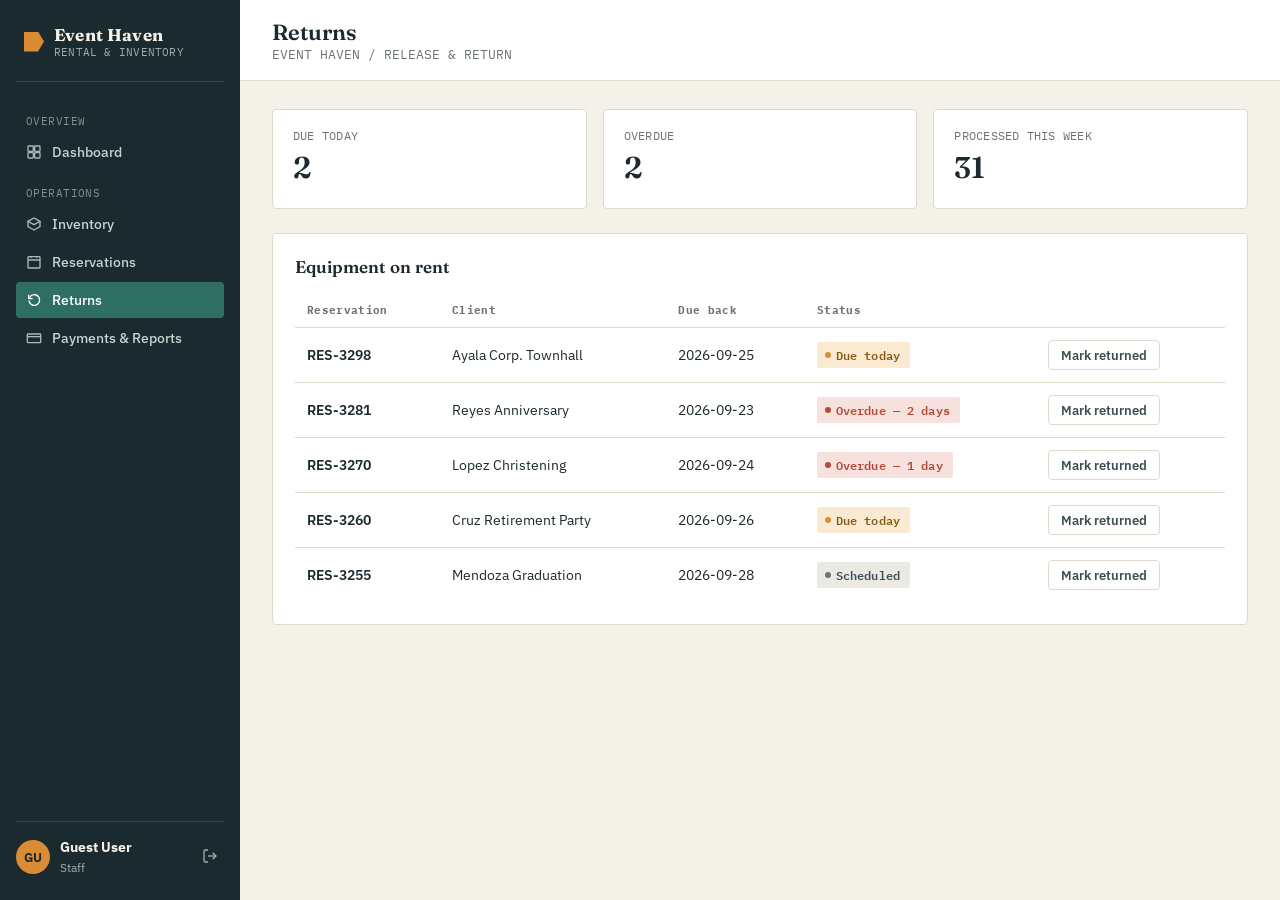
<file: Event-haven/pages/returns.html>
<!DOCTYPE html>
<html lang="en">
<head>
<meta charset="UTF-8">
<meta name="viewport" content="width=device-width, initial-scale=1">
<title>Returns — Event Haven</title>
<link rel="stylesheet" href="../css/style.css">
</head>
<body>
<div class="app">

  <aside class="sidebar">
    <div class="sidebar-brand">
      <span class="tag"></span>
      <div><strong>Event Haven</strong><span>RENTAL &amp; INVENTORY</span></div>
    </div>

    <nav>
      <div class="nav-group-label">OVERVIEW</div>
      <a class="nav-link" href="dashboard.html">
        <svg width="16" height="16" viewbox="0 0 24 24" fill="none" stroke="currentColor" stroke-width="2"><rect x="3" y="3" width="8" height="8" rx="1"/><rect x="13" y="3" width="8" height="8" rx="1"/><rect x="3" y="13" width="8" height="8" rx="1"/><rect x="13" y="13" width="8" height="8" rx="1"/></svg>
        Dashboard
      </a>

      <div class="nav-group-label">OPERATIONS</div>
      <a class="nav-link" href="inventory.html">
        <svg width="16" height="16" viewbox="0 0 24 24" fill="none" stroke="currentColor" stroke-width="2"><path d="M21 8l-9-5-9 5 9 5 9-5z"/><path d="M3 8v8l9 5 9-5V8"/></svg>
        Inventory
      </a>
      <a class="nav-link" href="reservations.html">
        <svg width="16" height="16" viewbox="0 0 24 24" fill="none" stroke="currentColor" stroke-width="2"><rect x="3" y="4" width="18" height="17" rx="1"/><path d="M3 9h18M8 3v3M16 3v3"/></svg>
        Reservations
      </a>
      <a class="nav-link active" href="returns.html">
        <svg width="16" height="16" viewbox="0 0 24 24" fill="none" stroke="currentColor" stroke-width="2"><path d="M4 4v6h6"/><path d="M4.5 13a8 8 0 1 0 2.3-6.6L4 10"/></svg>
        Returns
      </a>
      <a class="nav-link" href="payments.html">
        <svg width="16" height="16" viewbox="0 0 24 24" fill="none" stroke="currentColor" stroke-width="2"><rect x="2" y="6" width="20" height="13" rx="1"/><path d="M2 10h20"/></svg>
        Payments &amp; Reports
      </a>

      <div class="nav-group-label" data-admin-only>ADMINISTRATION</div>
      <a class="nav-link" href="staff.html" data-admin-only>
        <svg width="16" height="16" viewbox="0 0 24 24" fill="none" stroke="currentColor" stroke-width="2"><circle cx="9" cy="8" r="3.2"/><path d="M2.5 20c0-3.6 3-6 6.5-6s6.5 2.4 6.5 6"/><circle cx="18" cy="8" r="2.4"/><path d="M15.5 14.3c2.6.4 4.5 2.5 4.5 5.7"/></svg>
        Staff Accounts
      </a>
    </nav>

    <div class="sidebar-user">
      <div class="avatar" data-user-avatar>JD</div>
      <div class="who">
        <strong data-user-name>Guest User</strong>
        <span data-user-role>Staff</span>
      </div>
      <button type="button" data-logout title="Log out" aria-label="Log out">
        <svg width="16" height="16" viewbox="0 0 24 24" fill="none" stroke="currentColor" stroke-width="2"><path d="M9 21H5a2 2 0 0 1-2-2V5a2 2 0 0 1 2-2h4"/><path d="M16 17l5-5-5-5"/><path d="M21 12H9"/></svg>
      </button>
    </div>
  </aside>

  <div class="main">
    <header class="topbar">
      <div>
        <h1>Returns</h1>
        <div class="crumbs">EVENT HAVEN / RELEASE &amp; RETURN</div>
      </div>
    </header>

    <main class="content">

      <div class="kpi-row">
        <div class="kpi"><div class="label">DUE TODAY</div><div class="value" id="dueTodayCount">0</div></div>
        <div class="kpi"><div class="label">OVERDUE</div><div class="value" id="overdueCount">0</div></div>
        <div class="kpi"><div class="label">PROCESSED THIS WEEK</div><div class="value">31</div></div>
      </div>

      <div class="panel">
        <div class="panel-head"><h2>Equipment on rent</h2></div>
        <div class="table-wrap">
          <table>
            <thead><tr><th>Reservation</th><th>Client</th><th>Due back</th><th>Status</th><th></th></tr></thead>
            <tbody id="returnsBody"></tbody>
          </table>
        </div>
      </div>

    </main>
  </div>
</div>

<div class="modal-backdrop" id="logoutModal">
  <div class="modal">
    <h3>Log out of Event Haven?</h3>
    <p>You'll need to sign in again to manage inventory, reservations, or payments.</p>
    <div class="modal-actions">
      <button class="btn btn-ghost" id="logoutCancel">Cancel</button>
      <button class="btn btn-danger" id="logoutConfirm">Log out</button>
    </div>
  </div>
</div>

<script src="../js/app.js"></script>
<script>
  EH.mountShell();

  const RETURNS_SEED = [
    { res:'RES-3298', client:'Ayala Corp. Townhall', due:'2026-09-25', status:'warn', label:'Due today' },
    { res:'RES-3281', client:'Reyes Anniversary', due:'2026-09-23', status:'bad', label:'Overdue — 2 days' },
    { res:'RES-3270', client:'Lopez Christening', due:'2026-09-24', status:'bad', label:'Overdue — 1 day' },
    { res:'RES-3260', client:'Cruz Retirement Party', due:'2026-09-26', status:'warn', label:'Due today' },
    { res:'RES-3255', client:'Mendoza Graduation', due:'2026-09-28', status:'neutral', label:'Scheduled' },
  ];

  let returns = JSON.parse(localStorage.getItem('eh_returns') || 'null') || RETURNS_SEED;

  function render() {
    document.getElementById('dueTodayCount').textContent = returns.filter(r => r.status === 'warn').length;
    document.getElementById('overdueCount').textContent = returns.filter(r => r.status === 'bad').length;

    document.getElementById('returnsBody').innerHTML = returns.map(r => `
      <tr>
        <td class="cell-primary">${r.res}</td>
        <td>${r.client}</td>
        <td>${r.due}</td>
        <td><span class="tag-badge ${r.status}">${r.label}</span></td>
        <td>
          ${r.status !== 'good' ? `<button class="btn btn-ghost btn-sm" data-process="${r.res}">Mark returned</button>` : `<span class="cell-sub">Returned</span>`}
        </td>
      </tr>
    `).join('');
  }

  document.getElementById('returnsBody').addEventListener('click', (e) => {
    const id = e.target.closest('[data-process]')?.dataset.process;
    if (!id) return;
    const r = returns.find(x => x.res === id);
    r.status = 'good'; r.label = 'Returned';
    localStorage.setItem('eh_returns', JSON.stringify(returns));
    EH.toast(`${r.client}'s equipment marked as returned`);
    render();
  });

  render();
</script>
</body>
</html>
</file>
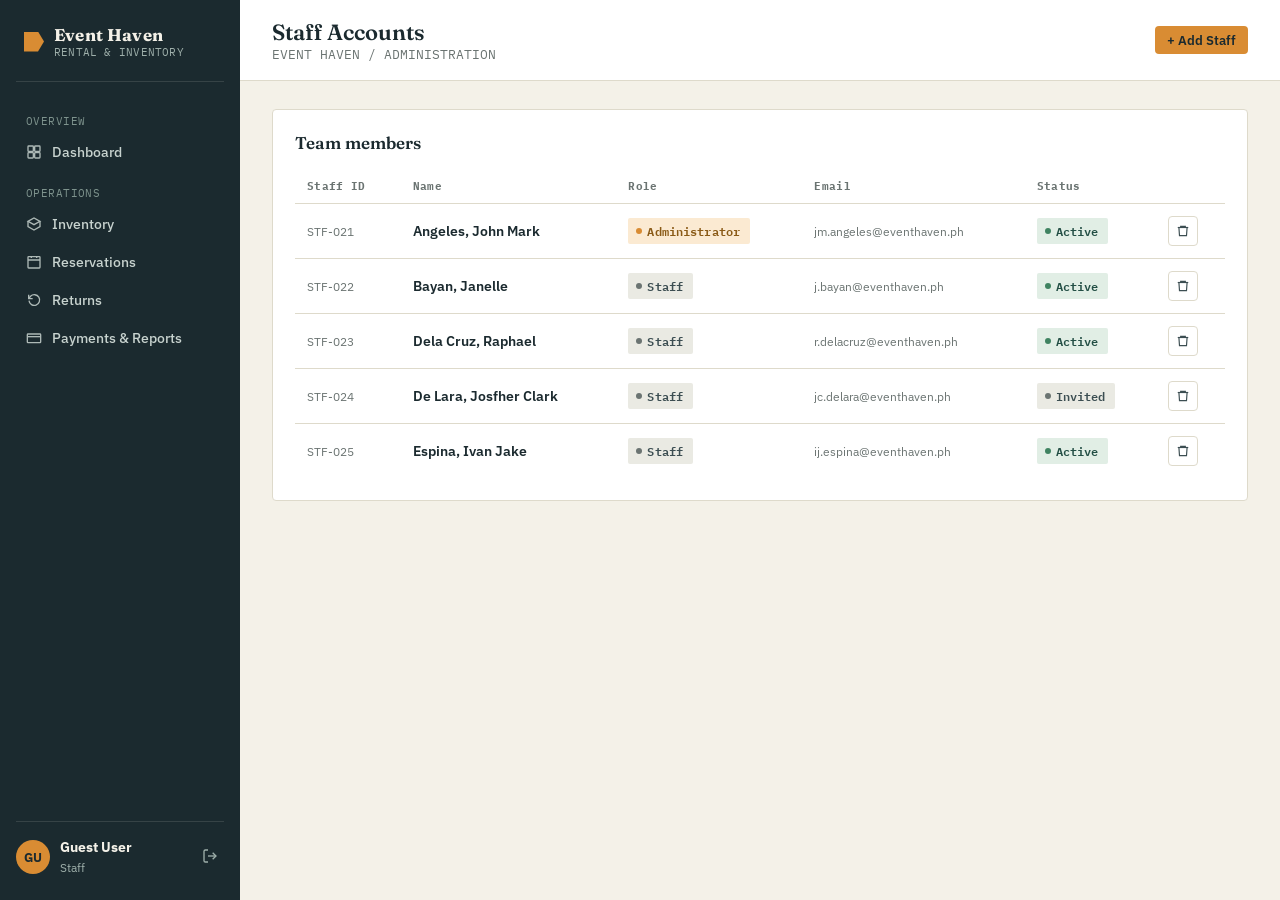
<file: Event-haven/pages/staff.html>
<!DOCTYPE html>
<html lang="en">
<head>
<meta charset="UTF-8">
<meta name="viewport" content="width=device-width, initial-scale=1">
<title>Staff Accounts — Event Haven</title>
<link rel="stylesheet" href="../css/style.css">
</head>
<body>
<div class="app">

  <aside class="sidebar">
    <div class="sidebar-brand">
      <span class="tag"></span>
      <div><strong>Event Haven</strong><span>RENTAL &amp; INVENTORY</span></div>
    </div>

    <nav>
      <div class="nav-group-label">OVERVIEW</div>
      <a class="nav-link" href="dashboard.html">
        <svg width="16" height="16" viewbox="0 0 24 24" fill="none" stroke="currentColor" stroke-width="2"><rect x="3" y="3" width="8" height="8" rx="1"/><rect x="13" y="3" width="8" height="8" rx="1"/><rect x="3" y="13" width="8" height="8" rx="1"/><rect x="13" y="13" width="8" height="8" rx="1"/></svg>
        Dashboard
      </a>

      <div class="nav-group-label">OPERATIONS</div>
      <a class="nav-link" href="inventory.html">
        <svg width="16" height="16" viewbox="0 0 24 24" fill="none" stroke="currentColor" stroke-width="2"><path d="M21 8l-9-5-9 5 9 5 9-5z"/><path d="M3 8v8l9 5 9-5V8"/></svg>
        Inventory
      </a>
      <a class="nav-link" href="reservations.html">
        <svg width="16" height="16" viewbox="0 0 24 24" fill="none" stroke="currentColor" stroke-width="2"><rect x="3" y="4" width="18" height="17" rx="1"/><path d="M3 9h18M8 3v3M16 3v3"/></svg>
        Reservations
      </a>
      <a class="nav-link" href="returns.html">
        <svg width="16" height="16" viewbox="0 0 24 24" fill="none" stroke="currentColor" stroke-width="2"><path d="M4 4v6h6"/><path d="M4.5 13a8 8 0 1 0 2.3-6.6L4 10"/></svg>
        Returns
      </a>
      <a class="nav-link" href="payments.html">
        <svg width="16" height="16" viewbox="0 0 24 24" fill="none" stroke="currentColor" stroke-width="2"><rect x="2" y="6" width="20" height="13" rx="1"/><path d="M2 10h20"/></svg>
        Payments &amp; Reports
      </a>

      <div class="nav-group-label" data-admin-only>ADMINISTRATION</div>
      <a class="nav-link active" href="staff.html" data-admin-only>
        <svg width="16" height="16" viewbox="0 0 24 24" fill="none" stroke="currentColor" stroke-width="2"><circle cx="9" cy="8" r="3.2"/><path d="M2.5 20c0-3.6 3-6 6.5-6s6.5 2.4 6.5 6"/><circle cx="18" cy="8" r="2.4"/><path d="M15.5 14.3c2.6.4 4.5 2.5 4.5 5.7"/></svg>
        Staff Accounts
      </a>
    </nav>

    <div class="sidebar-user">
      <div class="avatar" data-user-avatar>JD</div>
      <div class="who">
        <strong data-user-name>Guest User</strong>
        <span data-user-role>Staff</span>
      </div>
      <button type="button" data-logout title="Log out" aria-label="Log out">
        <svg width="16" height="16" viewbox="0 0 24 24" fill="none" stroke="currentColor" stroke-width="2"><path d="M9 21H5a2 2 0 0 1-2-2V5a2 2 0 0 1 2-2h4"/><path d="M16 17l5-5-5-5"/><path d="M21 12H9"/></svg>
      </button>
    </div>
  </aside>

  <div class="main">
    <header class="topbar">
      <div>
        <h1>Staff Accounts</h1>
        <div class="crumbs">EVENT HAVEN / ADMINISTRATION</div>
      </div>
      <div class="topbar-actions">
        <button class="btn btn-accent btn-sm" id="openAddStaff">+ Add Staff</button>
      </div>
    </header>

    <main class="content">

      <div class="panel">
        <div class="panel-head"><h2>Team members</h2></div>
        <div class="table-wrap">
          <table>
            <thead><tr><th>Staff ID</th><th>Name</th><th>Role</th><th>Email</th><th>Status</th><th></th></tr></thead>
            <tbody id="staffBody"></tbody>
          </table>
        </div>
      </div>

    </main>
  </div>
</div>

<div class="modal-backdrop" id="addModal">
  <div class="modal" style="max-width:420px;">
    <h3>Add staff account</h3>
    <p>New accounts default to Staff-level access. Promote to Administrator once verified.</p>
    <form id="addForm">
      <div class="field"><label for="stfName">Full name</label><input id="stfName" required placeholder="e.g. Fuentes, Almond"></div>
      <div class="field"><label for="stfEmail">Email</label><input id="stfEmail" type="email" required placeholder="name@eventhaven.ph"></div>
      <div class="field"><label for="stfRole">Role</label>
        <select id="stfRole">
          <option value="Staff">Staff</option>
          <option value="Administrator">Administrator</option>
        </select>
      </div>
      <div class="modal-actions">
        <button type="button" class="btn btn-ghost" id="addCancel">Cancel</button>
        <button type="submit" class="btn btn-primary" style="width:auto;">Create account</button>
      </div>
    </form>
  </div>
</div>

<div class="modal-backdrop" id="logoutModal">
  <div class="modal">
    <h3>Log out of Event Haven?</h3>
    <p>You'll need to sign in again to manage inventory, reservations, or payments.</p>
    <div class="modal-actions">
      <button class="btn btn-ghost" id="logoutCancel">Cancel</button>
      <button class="btn btn-danger" id="logoutConfirm">Log out</button>
    </div>
  </div>
</div>

<script src="../js/app.js"></script>
<script>
  EH.mountShell();

  let staff = EH.store.getStaff();

  function render() {
    document.getElementById('staffBody').innerHTML = staff.map(s => `
      <tr>
        <td class="cell-sub">${s.id}</td>
        <td class="cell-primary">${s.name}</td>
        <td><span class="tag-badge ${s.role === 'Administrator' ? 'warn' : 'neutral'}">${s.role}</span></td>
        <td class="cell-sub">${s.email}</td>
        <td><span class="tag-badge ${s.status}">${s.status === 'good' ? 'Active' : 'Invited'}</span></td>
        <td>
          <div class="row-actions">
            <button class="icon-btn" title="Deactivate" data-remove="${s.id}">
              <svg width="14" height="14" viewBox="0 0 24 24" fill="none" stroke="currentColor" stroke-width="2"><path d="M3 6h18"/><path d="M8 6V4h8v2M19 6l-1 14H6L5 6"/></svg>
            </button>
          </div>
        </td>
      </tr>
    `).join('');
  }

  document.getElementById('staffBody').addEventListener('click', (e) => {
    const id = e.target.closest('[data-remove]')?.dataset.remove;
    if (!id) return;
    const person = staff.find(s => s.id === id);
    staff = staff.filter(s => s.id !== id);
    EH.store.setStaff(staff);
    EH.toast(`${person.name}'s account deactivated`);
    render();
  });

  const addModal = document.getElementById('addModal');
  document.getElementById('openAddStaff').addEventListener('click', () => addModal.classList.add('open'));
  document.getElementById('addCancel').addEventListener('click', () => addModal.classList.remove('open'));
  addModal.addEventListener('click', (e) => { if (e.target === addModal) addModal.classList.remove('open'); });

  document.getElementById('addForm').addEventListener('submit', (e) => {
    e.preventDefault();
    const name = document.getElementById('stfName').value.trim();
    const email = document.getElementById('stfEmail').value.trim();
    const role = document.getElementById('stfRole').value;
    if (!name || !email) return;

    const nextId = 'STF-' + Math.floor(100 + Math.random() * 899);
    staff.unshift({ id: nextId, name, role, email, status: 'neutral' });
    EH.store.setStaff(staff);
    e.target.reset();
    addModal.classList.remove('open');
    EH.toast(`Account created for ${name}`);
    render();
  });

  render();
</script>
</body>
</html>
</file>
<file: Event-haven/css/style.css>
@import url('https://fonts.googleapis.com/css2?family=Fraunces:opsz,wght@9..144,500;9..144,600;9..144,700&family=IBM+Plex+Sans:wght@400;500;600;700&family=IBM+Plex+Mono:wght@500&display=swap');


/* =========================================================
   ROOT VARIABLES
========================================================= */

:root {
  --ink:        #1B2A2F;
  --ink-soft:   #3C4E52;
  --canvas:     #F4F1E8;
  --panel:      #FFFFFF;
  --line:       #DEDACB;

  --brand:      #2F6F62;
  --brand-dark: #234F45;
  --brand-tint: #E4EDE9;

  --accent:     #D98C33;
  --accent-tint:#FBEAD2;

  --danger:     #B54A3B;
  --danger-tint:#F6E1DC;

  --success:    #3F8361;
  --success-tint:#E1EEE5;

  --muted:      #6B7472;

  --font-display: 'Fraunces', serif;
  --font-ui:      'IBM Plex Sans', sans-serif;
  --font-mono:    'IBM Plex Mono', monospace;

  --sidebar-w: 240px;
  --radius: 4px;

  --shadow:
    0 1px 2px rgba(27,42,47,0.06),
    0 6px 20px rgba(27,42,47,0.06);
}


/* =========================================================
   GLOBAL
========================================================= */

* {
  box-sizing: border-box;
}

html {
  scroll-behavior: smooth;
}

body {
  margin: 0;
  font-family: var(--font-ui);
  background: var(--canvas);
  color: var(--ink);
  -webkit-font-smoothing: antialiased;
}

a {
  color: inherit;
}


/* =========================================================
   AUTH PAGE BACKGROUND
========================================================= */

.floor-pattern {
  background-image:
    linear-gradient(
      rgba(27,42,47,0.05) 1px,
      transparent 1px
    ),
    linear-gradient(
      90deg,
      rgba(27,42,47,0.05) 1px,
      transparent 1px
    );

  background-size: 34px 34px;
}


/* =========================================================
   AUTH SCREEN
========================================================= */

.auth-screen {
  min-height: 100vh;

  display: grid;

  grid-template-columns: 1.1fr 1fr;

  background: var(--canvas);
}


/* =========================================================
   LEFT AUTH BRAND PANEL
========================================================= */

.auth-brand {
  background: var(--ink);

  color: var(--canvas);

  padding: 56px;

  display: flex;
  flex-direction: column;

  /*
   * IMPORTANT:
   * Changed from space-between.
   * This prevents the headline from being pushed
   * to the bottom after removing the 7 / 2 / 1 stats.
   */
  justify-content: flex-start;

  position: relative;

  overflow: hidden;
}


/* Diagonal pattern */

.auth-brand::before {
  content: "";

  position: absolute;

  inset: 0;

  background-image:
    repeating-linear-gradient(
      135deg,
      rgba(244,241,232,0.035) 0 2px,
      transparent 2px 26px
    );
}


/* =========================================================
   EVENT HAVEN BRAND
========================================================= */

.auth-mark {
  display: flex;

  align-items: center;

  gap: 10px;

  font-family: var(--font-mono);

  font-size: 13px;

  letter-spacing: 0.02em;

  color: var(--accent);

  position: relative;
}


/* Orange tag */

.auth-mark .tag {
  width: 22px;
  height: 22px;

  background: var(--accent);

  clip-path:
    polygon(
      0 0,
      70% 0,
      100% 50%,
      70% 100%,
      0 100%
    );
}


/* =========================================================
   LEFT SIDE HEADLINE
========================================================= */

.auth-headline {
  position: relative;

  max-width: 480px;

  /*
   * Places the headline around the same position
   * as the reference screenshot.
   */
  margin-top: 245px;
}


.auth-headline h1 {
  font-family: var(--font-display);

  font-weight: 600;

  font-size: clamp(34px, 4vw, 48px);

  line-height: 1.08;

  margin: 24px 0 16px;
}


.auth-headline p {
  color: #C7D2CE;

  font-size: 15px;

  line-height: 1.6;

  margin: 0;
}


/* =========================================================
   AUTH STATS
   Kept in CSS for compatibility with other pages,
   but there is NO auth-stats HTML in index.html.
========================================================= */

.auth-stats {
  position: relative;

  display: flex;

  gap: 36px;

  border-top:
    1px solid rgba(244,241,232,0.15);

  padding-top: 24px;
}

.auth-stats div strong {
  display: block;

  font-family: var(--font-display);

  font-size: 26px;

  color: var(--canvas);
}

.auth-stats div span {
  font-size: 12.5px;

  color: #9FB0AB;
}


/* =========================================================
   RIGHT AUTH PANEL
========================================================= */

.auth-panel {
  display: flex;

  align-items: center;

  justify-content: center;

  padding: 40px;
}


/* Login card */

.auth-card {
  width: 100%;

  max-width: 380px;
}


/* Welcome heading */

.auth-card h2 {
  font-family: var(--font-display);

  font-size: 26px;

  margin: 0 0 6px;
}


.auth-card .sub {
  color: var(--muted);

  font-size: 14px;

  margin: 0 0 28px;
}


/* =========================================================
   ROLE SWITCH
========================================================= */

.role-switch {
  display: flex;

  border: 1px solid var(--line);

  border-radius: var(--radius);

  overflow: hidden;

  margin-bottom: 22px;
}


.role-switch button {
  flex: 1;

  border: 0;

  background: var(--panel);

  padding: 10px 0;

  font-family: var(--font-ui);

  font-size: 13.5px;

  font-weight: 600;

  color: var(--muted);

  cursor: pointer;
}


.role-switch button.active {
  background: var(--brand);

  color: #fff;
}


/* =========================================================
   FORM
========================================================= */

.field {
  margin-bottom: 16px;
}


.field label {
  display: block;

  font-size: 12.5px;

  font-weight: 600;

  color: var(--ink-soft);

  margin-bottom: 6px;
}


.field input,
.field select {
  width: 100%;

  padding: 11px 12px;

  border: 1px solid var(--line);

  border-radius: var(--radius);

  background: var(--panel);

  font-family: var(--font-ui);

  font-size: 14.5px;

  color: var(--ink);
}


.field input:focus,
.field select:focus,
button:focus-visible,
a:focus-visible {
  outline: 2px solid var(--brand);

  outline-offset: 2px;
}


/* =========================================================
   FORM ROW
========================================================= */

.field-row {
  display: flex;

  align-items: center;

  justify-content: space-between;

  font-size: 13px;

  color: var(--muted);

  margin: -4px 0 20px;
}


/* =========================================================
   BUTTONS
========================================================= */

.btn {
  display: inline-flex;

  align-items: center;

  justify-content: center;

  gap: 8px;

  border: none;

  border-radius: var(--radius);

  padding: 11px 18px;

  font-family: var(--font-ui);

  font-weight: 600;

  font-size: 14px;

  cursor: pointer;

  transition:
    transform .08s ease,
    background .15s ease;
}


.btn:active {
  transform: translateY(1px);
}


.btn-primary {
  background: var(--brand);

  color: #fff;

  width: 100%;
}


.btn-primary:hover {
  background: var(--brand-dark);
}


.btn-accent {
  background: var(--accent);

  color: var(--ink);
}


.btn-accent:hover {
  background: #C67D28;
}


.btn-ghost {
  background: transparent;

  color: var(--ink-soft);

  border: 1px solid var(--line);
}


.btn-ghost:hover {
  border-color: var(--ink-soft);
}


.btn-danger {
  background: var(--danger-tint);

  color: var(--danger);
}


.btn-danger:hover {
  background: #F0CFC6;
}


.btn-sm {
  padding: 6px 12px;

  font-size: 12.5px;
}


/* =========================================================
   AUTH FOOTER
========================================================= */

.auth-foot {
  margin-top: 22px;

  font-size: 12.5px;

  color: var(--muted);

  text-align: center;
}


/* =========================================================
   FORM ERROR
========================================================= */

.form-note {
  font-size: 12.5px;

  color: var(--danger);

  margin: -8px 0 14px;

  display: none;
}


.form-note.show {
  display: block;
}


/* =========================================================
   APPLICATION LAYOUT
========================================================= */

.app {
  display: grid;

  grid-template-columns: var(--sidebar-w) 1fr;

  min-height: 100vh;
}


/* =========================================================
   SIDEBAR
========================================================= */

.sidebar {
  background: var(--ink);

  color: var(--canvas);

  padding: 24px 16px;

  display: flex;

  flex-direction: column;

  position: sticky;

  top: 0;

  height: 100vh;
}


/* Sidebar brand */

.sidebar-brand {
  display: flex;

  align-items: center;

  gap: 10px;

  padding: 0 8px 22px;

  margin-bottom: 18px;

  border-bottom:
    1px solid rgba(244,241,232,0.12);
}


.sidebar-brand .tag {
  width: 20px;
  height: 20px;

  background: var(--accent);

  clip-path:
    polygon(
      0 0,
      70% 0,
      100% 50%,
      70% 100%,
      0 100%
    );

  flex-shrink: 0;
}


.sidebar-brand strong {
  font-family: var(--font-display);

  font-size: 17px;

  letter-spacing: 0.01em;
}


.sidebar-brand span {
  display: block;

  font-size: 10.5px;

  color: #9FB0AB;

  font-family: var(--font-mono);

  letter-spacing: 0.02em;
}


/* Navigation */

.nav-group-label {
  font-size: 10.5px;

  font-family: var(--font-mono);

  color: #7E938D;

  letter-spacing: 0.04em;

  padding: 14px 10px 6px;
}


.nav-link {
  display: flex;

  align-items: center;

  gap: 10px;

  padding: 9px 10px;

  border-radius: var(--radius);

  font-size: 14px;

  font-weight: 500;

  color: #C7D2CE;

  text-decoration: none;

  margin-bottom: 2px;
}


.nav-link svg {
  flex-shrink: 0;

  opacity: 0.85;
}


.nav-link:hover {
  background: rgba(244,241,232,0.06);

  color: var(--canvas);
}


.nav-link.active {
  background: var(--brand);

  color: #fff;
}


.nav-link.active svg {
  opacity: 1;
}


/* =========================================================
   SIDEBAR USER
========================================================= */

.sidebar-user {
  margin-top: auto;

  padding-top: 16px;

  border-top:
    1px solid rgba(244,241,232,0.12);

  display: flex;

  align-items: center;

  gap: 10px;
}


.avatar {
  width: 34px;
  height: 34px;

  border-radius: 50%;

  background: var(--accent);

  color: var(--ink);

  display: flex;

  align-items: center;

  justify-content: center;

  font-weight: 700;

  font-size: 13px;

  flex-shrink: 0;
}


.sidebar-user .who {
  flex: 1;

  min-width: 0;
}


.sidebar-user .who strong {
  display: block;

  font-size: 13.5px;
}


.sidebar-user .who span {
  font-size: 11.5px;

  color: #9FB0AB;
}


.sidebar-user button {
  background: none;

  border: none;

  color: #9FB0AB;

  cursor: pointer;

  padding: 6px;

  border-radius: var(--radius);
}


.sidebar-user button:hover {
  color: var(--canvas);

  background:
    rgba(244,241,232,0.08);
}


/* =========================================================
   MAIN COLUMN
========================================================= */

.main {
  min-width: 0;

  display: flex;

  flex-direction: column;
}


/* =========================================================
   TOPBAR
========================================================= */

.topbar {
  display: flex;

  align-items: center;

  justify-content: space-between;

  padding: 18px 32px;

  border-bottom: 1px solid var(--line);

  background: var(--panel);

  position: sticky;

  top: 0;

  z-index: 5;
}


.topbar h1 {
  font-family: var(--font-display);

  font-weight: 600;

  font-size: 22px;

  margin: 0;
}


.topbar .crumbs {
  font-size: 12.5px;

  color: var(--muted);

  font-family: var(--font-mono);
}


.topbar-actions {
  display: flex;

  gap: 10px;

  align-items: center;
}


/* Search */

.search-box {
  display: flex;

  align-items: center;

  gap: 8px;

  border: 1px solid var(--line);

  border-radius: var(--radius);

  padding: 8px 12px;

  background: var(--canvas);

  min-width: 220px;
}


.search-box input {
  border: none;

  background: transparent;

  font-family: var(--font-ui);

  font-size: 13.5px;

  width: 100%;

  outline: none;
}


/* =========================================================
   CONTENT
========================================================= */

.content {
  padding: 28px 32px 48px;

  flex: 1;
}


/* =========================================================
   KPI
========================================================= */

.kpi-row {
  display: grid;

  grid-template-columns:
    repeat(
      auto-fit,
      minmax(200px, 1fr)
    );

  gap: 16px;

  margin-bottom: 24px;
}


.kpi {
  background: var(--panel);

  border: 1px solid var(--line);

  border-radius: var(--radius);

  padding: 18px 20px;

  position: relative;
}


.kpi .label {
  font-size: 12px;

  color: var(--muted);

  font-family: var(--font-mono);

  letter-spacing: 0.02em;
}


.kpi .value {
  font-family: var(--font-display);

  font-size: 30px;

  font-weight: 600;

  margin: 6px 0 4px;
}


.kpi .delta {
  font-size: 12.5px;
}


.kpi .delta.up {
  color: var(--success);
}


.kpi .delta.down {
  color: var(--danger);
}


.kpi.accent {
  border-color: var(--accent);

  background: var(--accent-tint);
}


/* =========================================================
   PANELS
========================================================= */

.panel {
  background: var(--panel);

  border: 1px solid var(--line);

  border-radius: var(--radius);

  padding: 22px;

  margin-bottom: 20px;
}


.panel-head {
  display: flex;

  align-items: center;

  justify-content: space-between;

  margin-bottom: 16px;
}


.panel-head h2 {
  font-family: var(--font-display);

  font-size: 17px;

  font-weight: 600;

  margin: 0;
}


.two-col {
  display: grid;

  grid-template-columns: 1.4fr 1fr;

  gap: 20px;
}


/* =========================================================
   TABLE
========================================================= */

.table-wrap {
  overflow-x: auto;
}


table {
  width: 100%;

  border-collapse: collapse;

  font-size: 13.5px;
}


thead th {
  text-align: left;

  font-family: var(--font-mono);

  font-size: 11px;

  letter-spacing: 0.03em;

  color: var(--muted);

  border-bottom: 1px solid var(--line);

  padding: 10px 12px;

  white-space: nowrap;
}


tbody td {
  padding: 12px;

  border-bottom: 1px solid var(--line);

  vertical-align: middle;
}


tbody tr:last-child td {
  border-bottom: none;
}


tbody tr:hover {
  background: var(--canvas);
}


.cell-primary {
  font-weight: 600;
}


.cell-sub {
  color: var(--muted);

  font-size: 12px;
}


/* =========================================================
   STATUS BADGES
========================================================= */

.tag-badge {
  display: inline-flex;

  align-items: center;

  gap: 5px;

  padding: 3px 10px 3px 8px;

  border-radius: 2px;

  font-size: 11.5px;

  font-weight: 600;

  font-family: var(--font-mono);

  letter-spacing: 0.01em;

  position: relative;
}


.tag-badge::before {
  content: "";

  width: 6px;

  height: 6px;

  border-radius: 50%;

  flex-shrink: 0;
}


.tag-badge.good {
  background: var(--success-tint);

  color: var(--brand-dark);
}


.tag-badge.good::before {
  background: var(--success);
}


.tag-badge.warn {
  background: var(--accent-tint);

  color: #8A5A16;
}


.tag-badge.warn::before {
  background: var(--accent);
}


.tag-badge.bad {
  background: var(--danger-tint);

  color: var(--danger);
}


.tag-badge.bad::before {
  background: var(--danger);
}


.tag-badge.neutral {
  background: #EAEAE3;

  color: var(--ink-soft);
}


.tag-badge.neutral::before {
  background: var(--muted);
}


/* =========================================================
   ROW ACTIONS
========================================================= */

.row-actions {
  display: flex;

  gap: 6px;
}


.icon-btn {
  width: 30px;

  height: 30px;

  border: 1px solid var(--line);

  background: var(--panel);

  border-radius: var(--radius);

  display: inline-flex;

  align-items: center;

  justify-content: center;

  cursor: pointer;

  color: var(--ink-soft);
}


.icon-btn:hover {
  border-color: var(--brand);

  color: var(--brand);
}


/* =========================================================
   TOOLBAR
========================================================= */

.toolbar {
  display: flex;

  gap: 10px;

  align-items: center;

  margin-bottom: 16px;

  flex-wrap: wrap;
}


.toolbar .search-box {
  min-width: 240px;
}


.select-chip {
  border: 1px solid var(--line);

  background: var(--panel);

  border-radius: var(--radius);

  padding: 8px 10px;

  font-size: 13px;

  font-family: var(--font-ui);

  color: var(--ink-soft);
}


.spacer {
  flex: 1;
}


/* =========================================================
   MODAL
========================================================= */

.modal-backdrop {
  position: fixed;

  inset: 0;

  background: rgba(27,42,47,0.45);

  display: none;

  align-items: center;

  justify-content: center;

  z-index: 50;

  padding: 20px;
}


.modal-backdrop.open {
  display: flex;
}


.modal {
  background: var(--panel);

  border-radius: var(--radius);

  width: 100%;

  max-width: 420px;

  padding: 26px;

  box-shadow: var(--shadow);
}


.modal h3 {
  font-family: var(--font-display);

  font-size: 19px;

  margin: 0 0 8px;
}


.modal p {
  font-size: 13.5px;

  color: var(--muted);

  line-height: 1.55;

  margin: 0 0 20px;
}


.modal-actions {
  display: flex;

  gap: 10px;

  justify-content: flex-end;
}


/* =========================================================
   TOAST
========================================================= */

.toast {
  position: fixed;

  bottom: 24px;

  right: 24px;

  background: var(--ink);

  color: var(--canvas);

  padding: 13px 18px;

  border-radius: var(--radius);

  font-size: 13.5px;

  display: flex;

  align-items: center;

  gap: 10px;

  box-shadow: var(--shadow);

  transform: translateY(12px);

  opacity: 0;

  pointer-events: none;

  transition: all .2s ease;

  z-index: 60;
}


.toast.show {
  transform: translateY(0);

  opacity: 1;
}


.toast .dot {
  width: 8px;

  height: 8px;

  border-radius: 50%;

  background: var(--success);
}


/* =========================================================
   PROGRESS
========================================================= */

.progress-track {
  height: 6px;

  background: var(--line);

  border-radius: 3px;

  overflow: hidden;
}


.progress-fill {
  height: 100%;

  background: var(--brand);
}


/* =========================================================
   EMPTY STATE
========================================================= */

.empty-state {
  text-align: center;

  padding: 48px 20px;

  color: var(--muted);
}


.empty-state strong {
  display: block;

  color: var(--ink);

  font-size: 15px;

  margin-bottom: 4px;
}


.helper-text {
  font-size: 12px;

  color: var(--muted);

  margin-top: 4px;
}


/* =========================================================
   RESPONSIVE - AUTH
========================================================= */

@media (max-width: 980px) {

  .two-col {
    grid-template-columns: 1fr;
  }

  .auth-screen {
    grid-template-columns: 1fr;
  }

  .auth-brand {
    display: none;
  }
}


/* =========================================================
   RESPONSIVE - APP
========================================================= */

@media (max-width: 760px) {

  .app {
    grid-template-columns: 1fr;
  }

  .sidebar {
    position: static;

    height: auto;
  }

  .topbar {
    padding: 16px;
  }

  .content {
    padding: 20px 16px;
  }
}


/* =========================================================
   REDUCED MOTION
========================================================= */

@media (prefers-reduced-motion: reduce) {

  * {
    transition: none !important;

    scroll-behavior: auto !important;
  }
}
</file>
